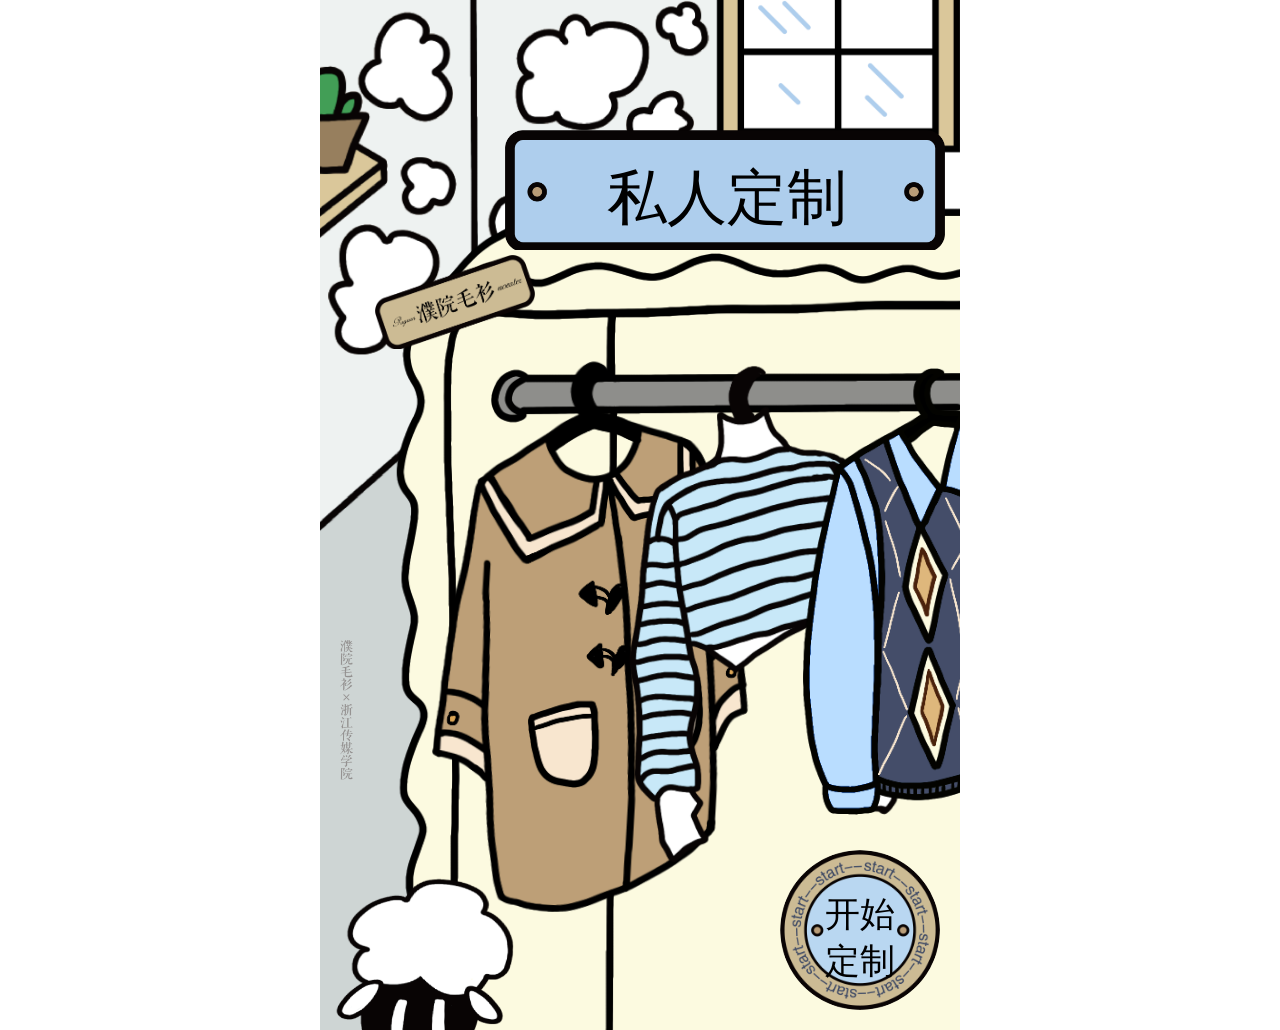
<file: index.html>
<!DOCTYPE html>
<html lang="en">
<head>
    <meta charset="UTF-8">
    <meta http-equiv="X-UA-Compatible" content="IE=edge">
    <meta name="viewport" content="width=device-width, initial-scale=1.0">
    <title>首页</title>
    <link rel="stylesheet" href="home.css">
</head>
<body>
    <div id="main">
        <div id="head">
            <p>私人定制</p>
        </div>
        <div id="subtitle"></div>
        <ul id="yg">
            <li id="c1"></li>
            <li id="c2"></li>
            <li id="c3"></li>
        </ul>
        <div id="sheep"></div>
        <div id="start">
            <a href="start.html">开始定制</a>
        </div>
        <img src="watermark.png" alt="">
    </div>
</body>
</html>
</file>
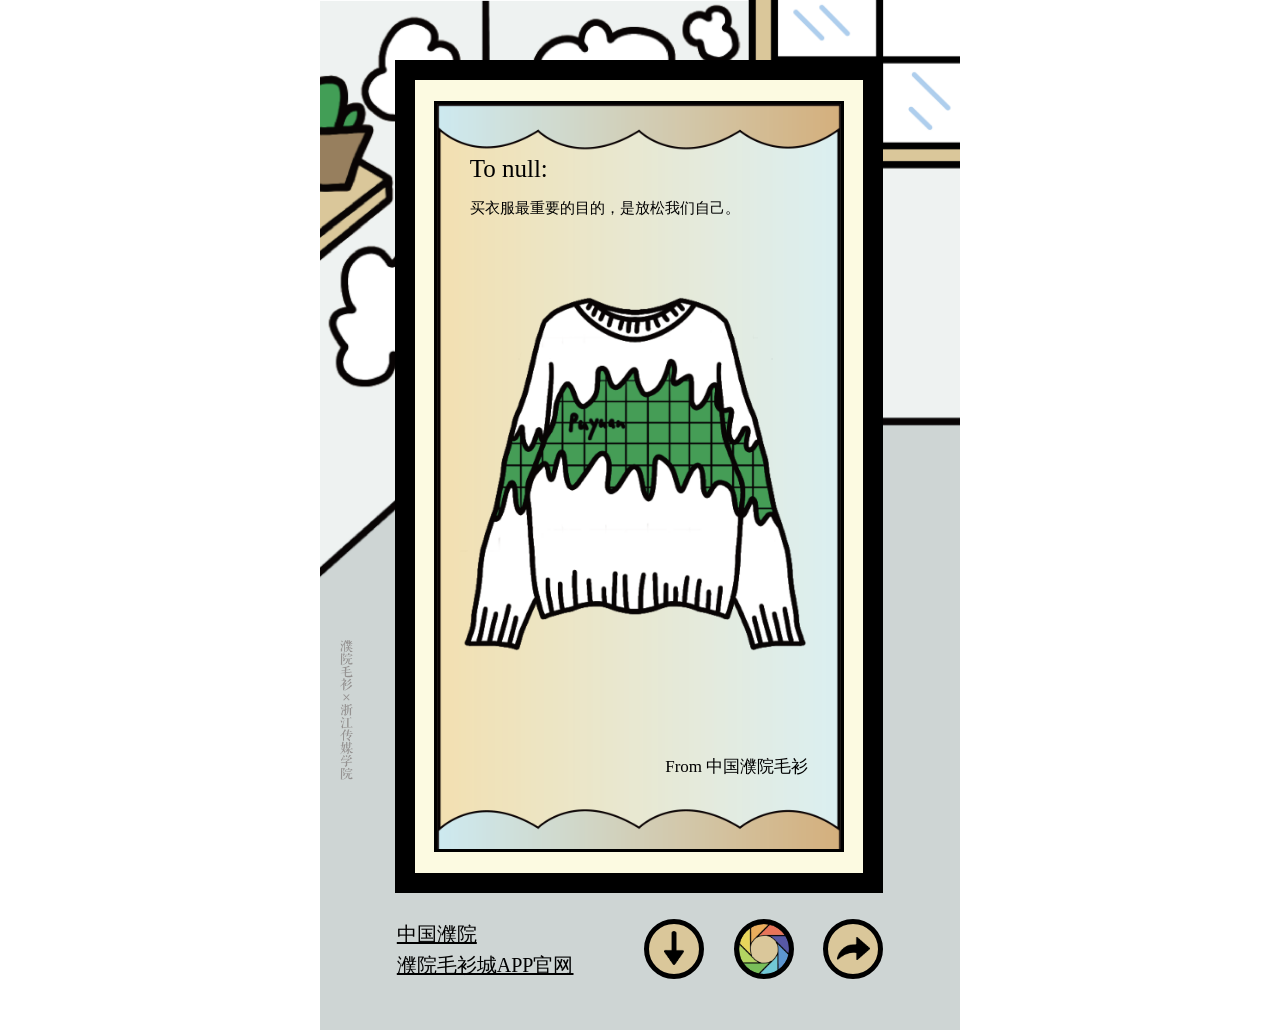
<file: end.html>
<!DOCTYPE html>
<html lang="en">

<head>
    <meta charset="UTF-8">
    <meta http-equiv="X-UA-Compatible" content="IE=edge">
    <meta name="viewport" content="width=device-width, initial-scale=1.0">
    <title>分享界面</title>
    <link rel="stylesheet" href="end.css">
</head>

<body onload="show()">
    <div id="main">
        <div id="second">
            <div id="card">
                <p id="name">To（用户ID）：</p>
                <p id="sentence">这是专属于您的毛衫卡片</p>
                <p>From 中国濮院毛衫</p>
            </div>
            <div id="cloth"></div>
        </div>
        <button id="b1"></button>
        <button id="b2"></button>
        <button id="b3"></button>
        <img src="watermark.png" alt="">
        <a href="http://txhistory.zjol.com.cn/puyuan/">中国濮院</a>
        <a href="http://puyuanmsc.com/">濮院毛衫城APP官网</a>
    </div>
</body>
<script src="end.js"></script>

</html>
</file>
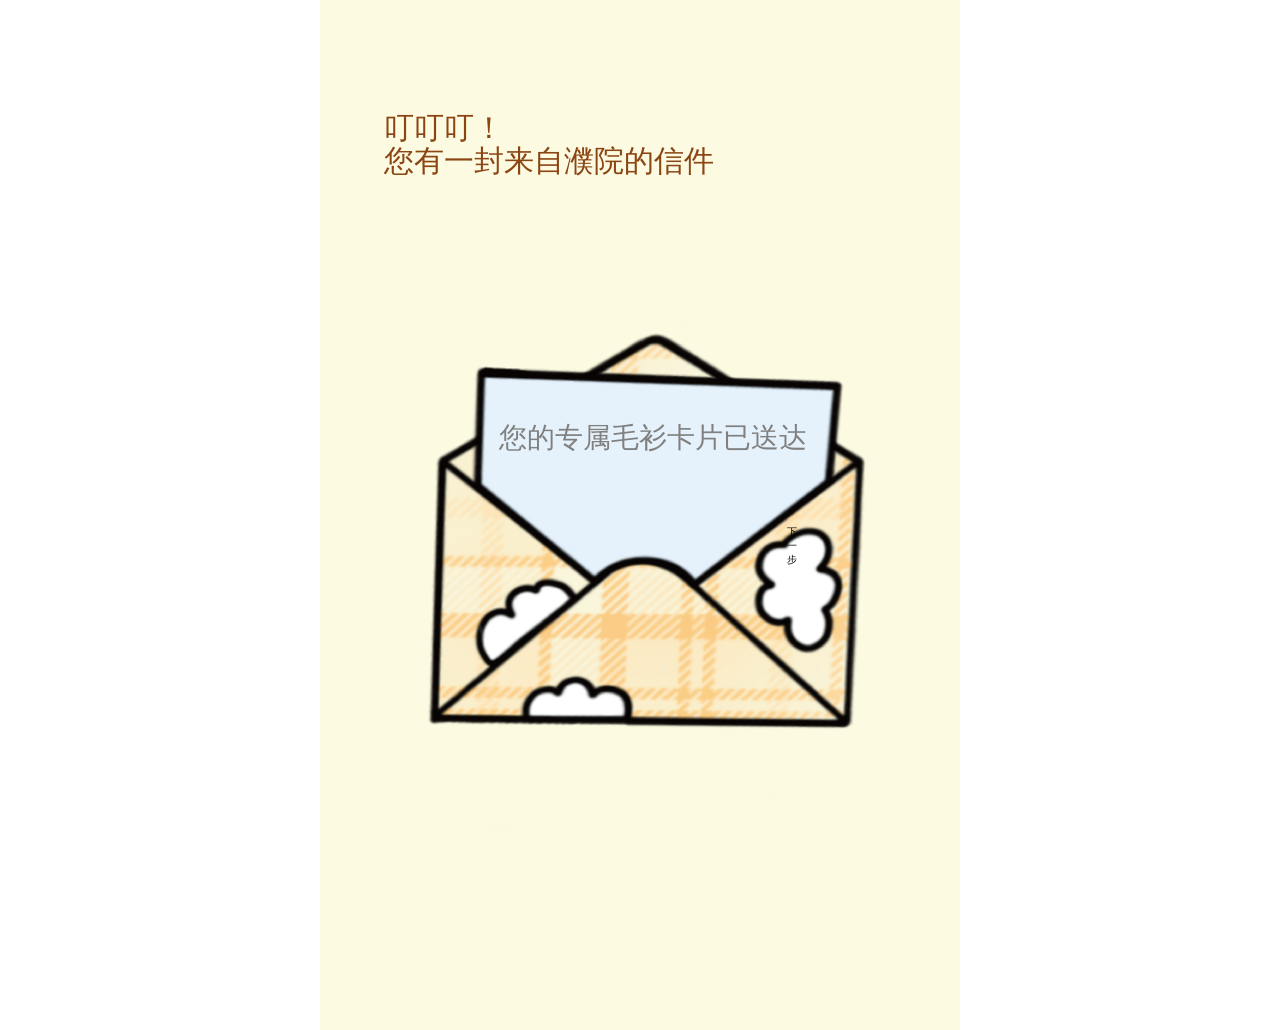
<file: envolope.html>
<!DOCTYPE html>
<html>
	<head>
		<meta charset="utf-8">
		<meta http-equiv="X-UA-Compatible" content="IE=edge">
		<meta name="viewport" content="width=device-width, initial-scale=1.0">
		<title>信封</title>
		<style type="text/css">
			html,body{
				width:640px;
				height: 1030px;
				margin:0px auto;
			}
			#bg{
				background-color:#FCFAE1;
				width:100%;
				height: 100%;
				margin:0px auto;
				display: flex;
				position: relative;
			}
			#title{
				width:70%;
				height:20%;
				line-height: 20%;
				margin:15% 10%;
				position: absolute;
			}
			/*p{
				top:10%;
				font-size:30px;
				color:saddlebrown;
			}*/
			#evolope{
				display: flex;
				position:absolute;
				width:100%;
				height:100%;
				background-image: url(envelope.png);
				background-repeat: no-repeat;
				background-size:100%;
			}
			#letter{
				width:100%;
				height: 100%;
				position:absolute;
				background-image: url(card2.png);
				background-repeat: no-repeat;
				background-size:100%;
				
			}
			#lettertext{
				top:38%;
				left:28%;
				position: absolute;
				font-size:28px;
				color:grey;
				font-weight: 500;
				transition:all 3s ease;
				transition-delay: 0.5s;
				
			}
			/*#lettertext:hover{
				color:black;
				font-weight:700;
			}*/
			#bottomtext{
				position: absolute;
				width:90%;
				height:18%;
				bottom:5%;
				left:10%;
				color:#FCFAE1;
				font-size:18px;
				transition:all 3s ease;
			}
			
			#button{
				position: absolute;
				top:51%;
				right:27%;
				
			}
			#button >a{
				position:absolute;
			    color:#000000;
			    font-size:10px;
			    justify-content: center;
			    text-decoration: none;
			    font-family: "STHupo";
			}
		</style>
	</head>
	<body>
		<div id="bg">
			<div id="title">
				<p style="top:10%;font-size:30px;color:saddlebrown;">叮叮叮！</p>
				<p style="top:10%;font-size:30px;color:saddlebrown;">您有一封来自濮院的信件</p>
			</div>
			<p id="bottomtext">
				濮院小tips：
					<br>濮院位于浙江省嘉兴桐乡市，全国10件毛衫，有7件出自濮院。
						<br>濮院毛衫不仅畅销全国，还出口海外
							<br>这里的毛衫款式躲到你想要的样子在这里都能找到！
			</p>
			<div id="evolope"></div>
			<div id="letter" onmouseover="change()">
				<p id="lettertext">您的专属毛衫卡片已送达</p>
				<div id="button">
					<a href="end.html">下一步</a>
				</div>
			</div>
			
		</div>
		
	</body>
	<script>
		function change(){
			document.getElementById("lettertext").style.color="black";
			document.getElementById("lettertext").style.fontWeight=700;
			document.getElementById("bottomtext").style.color="burlywood";		
		}
	</script>
</html>
</file>
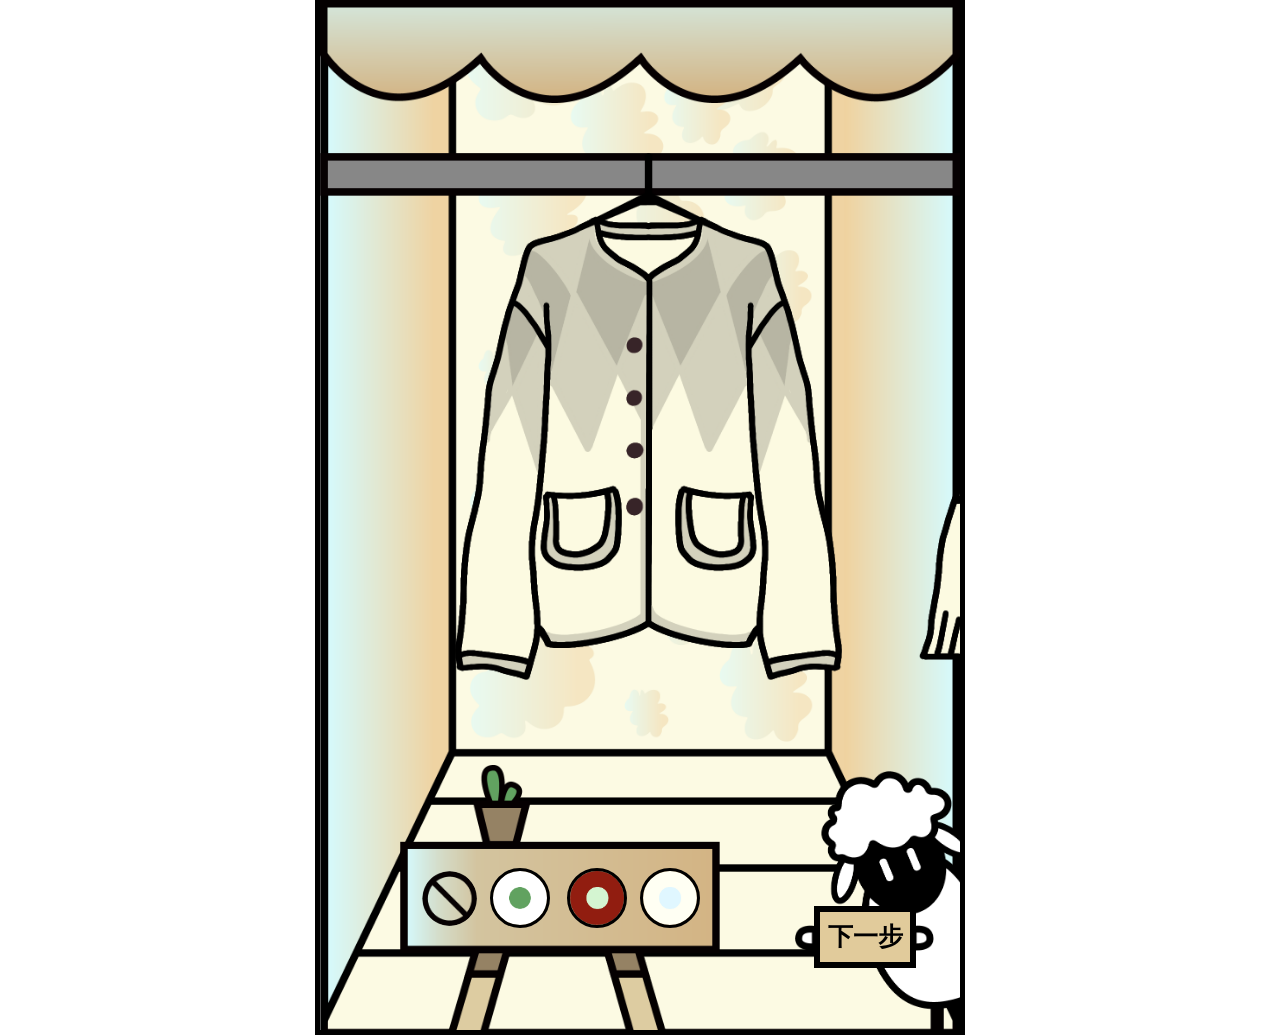
<file: page2.html>
<!DOCTYPE html>
<html lang="en">

<head>
    <meta charset="UTF-8">
    <meta http-equiv="X-UA-Compatible" content="IE=edge">
    <meta name="viewport" content="width=device-width, initial-scale=1.0">
    <title>款式和颜色</title>
    <link rel="stylesheet" href="page2.css">
</head>

<body>
    <!-- 版心 -->
    <div id="main">
        <!-- 帘子 -->
        <div id="curtain">

        </div>
        <!-- 挂衣杆 -->

        <ul id="ganzi">
            <!-- 衣服 -->
            <li id="c1" onclick="cloth(1)" ></li>
            <li id="c2" onclick="cloth(2)"></li>
            <li id="c3" onclick="cloth(3)"></li>
        </ul>
        <!-- 选择按钮 -->
        <div id="select">
            <!-- 颜色 -->
            <button id="none" onclick="none()"></button>
            <button id="color1" onclick="color(1)"></button>
            <button id="color2" onclick="color(2)"></button>
            <button id="color3" onclick="color(3)"></button>
        </div>
        <!-- 下一步 -->
        <div id="sheep">
            <a href="page3.html" onclick="get()">下一步</a>
        </div>

    </div>
</body>
<script src="page2.js"></script>
</html>
</file>
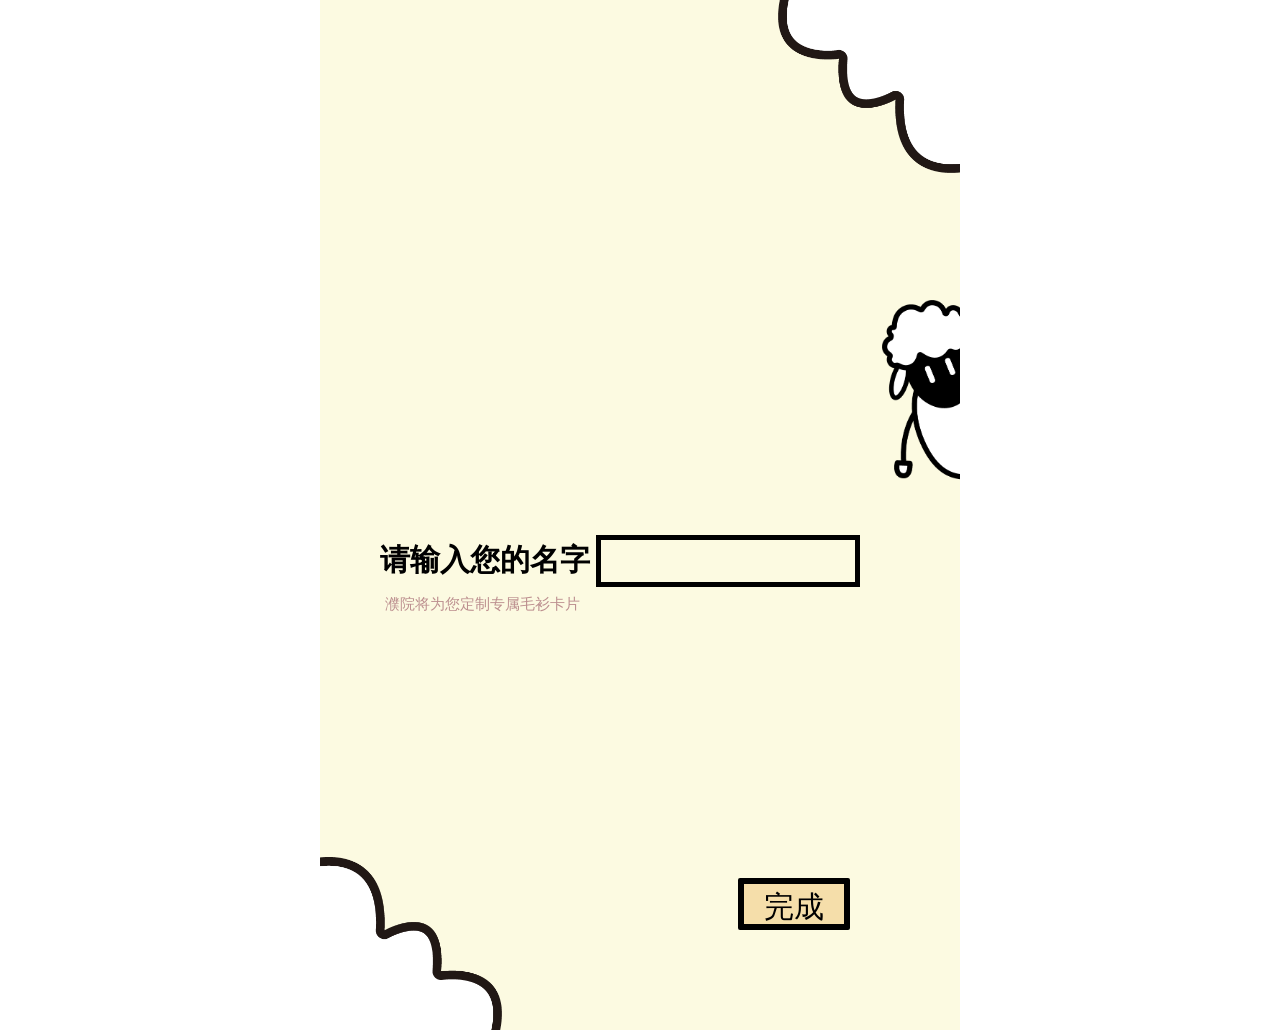
<file: start.html>
<!DOCTYPE html>
<html lang="en">

<head>
	<meta charset="utf-8" />
	<meta http-equiv="X-UA-Compatible" content="IE=edge">
	<meta name="viewport" content="width=device-width, initial-scale=1.0">
	<title>输入名字</title>
	<link rel="stylesheet" href="start.css">

</head>

<body>
	<div id="bg">
		<div id="left"></div>
		<div id="right"></div>
		<div id="littlesheep"></div>
		<p>请输入您的名字</p>
		<p>濮院将为您定制专属毛衫卡片</p>
		<input id="myname" type="text" value="" maxlength="10" />
		<div id="next">
			<a href="wait.html" onclick="getVal()">完成</a>
		</div>
	</div>
</body>
<script src="name.js"></script>
</html>
</file>
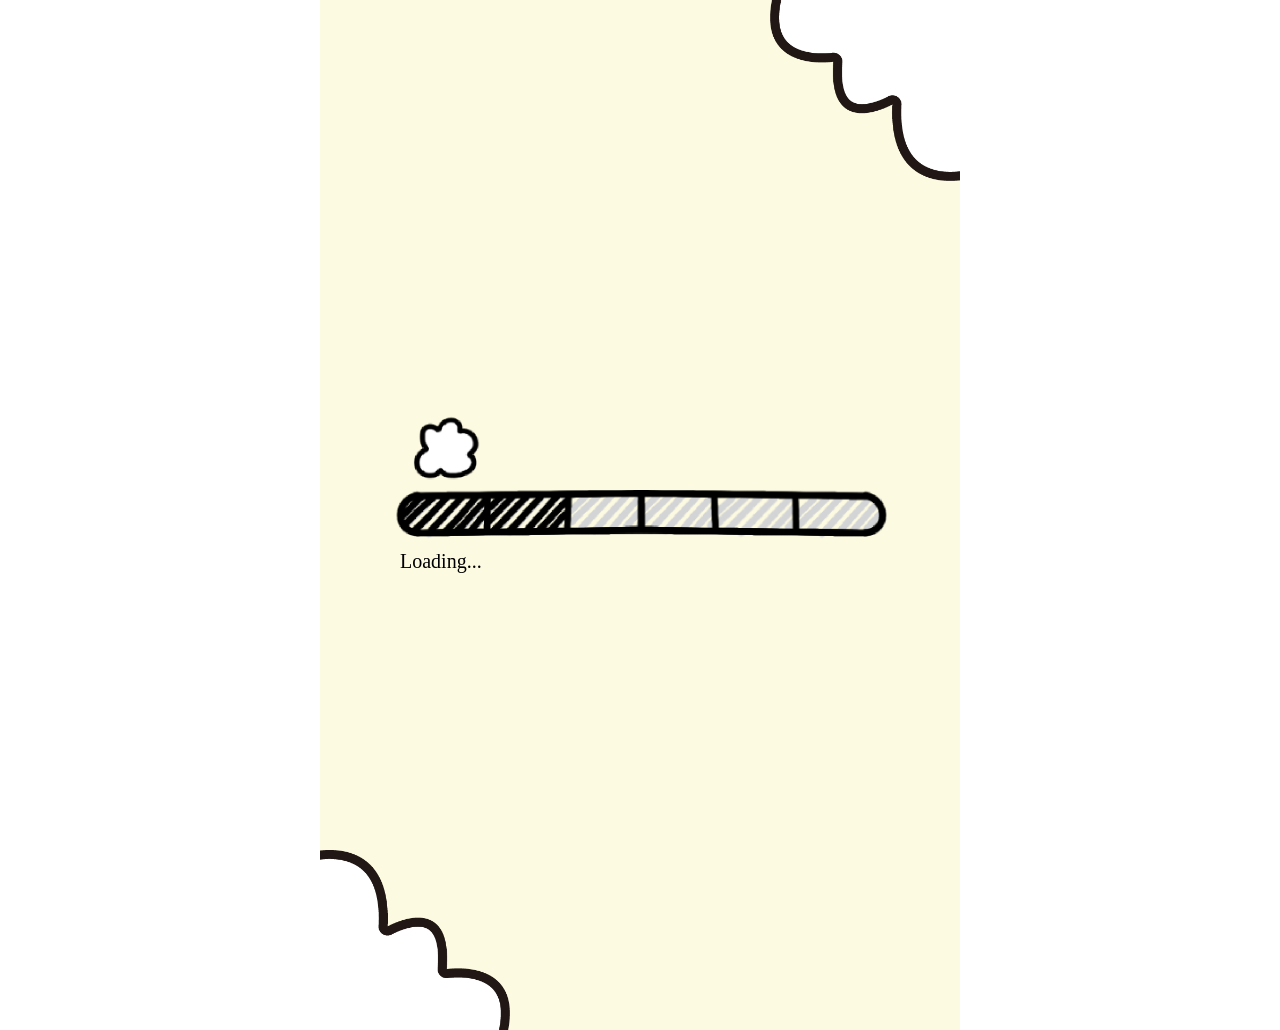
<file: wait.html>
<!DOCTYPE html>
<html lang="en">
<head>
    <meta charset="UTF-8">
    <meta http-equiv="X-UA-Compatible" content="IE=edge">
    <meta name="viewport" content="width=device-width, initial-scale=1.0">
    <title>wait</title>
    <link rel="stylesheet" href="wait.css">
</head>
<body>
    <div id="main">
        <div id="bar"></div>
        <div id="wool"></div>
        <!-- <p>Loading....</p> -->
        <a href="page2.html">Loading...</a>
        <div id="right"></div>
        <div id="left"></div>
    </div>
</body>
</html>
</file>
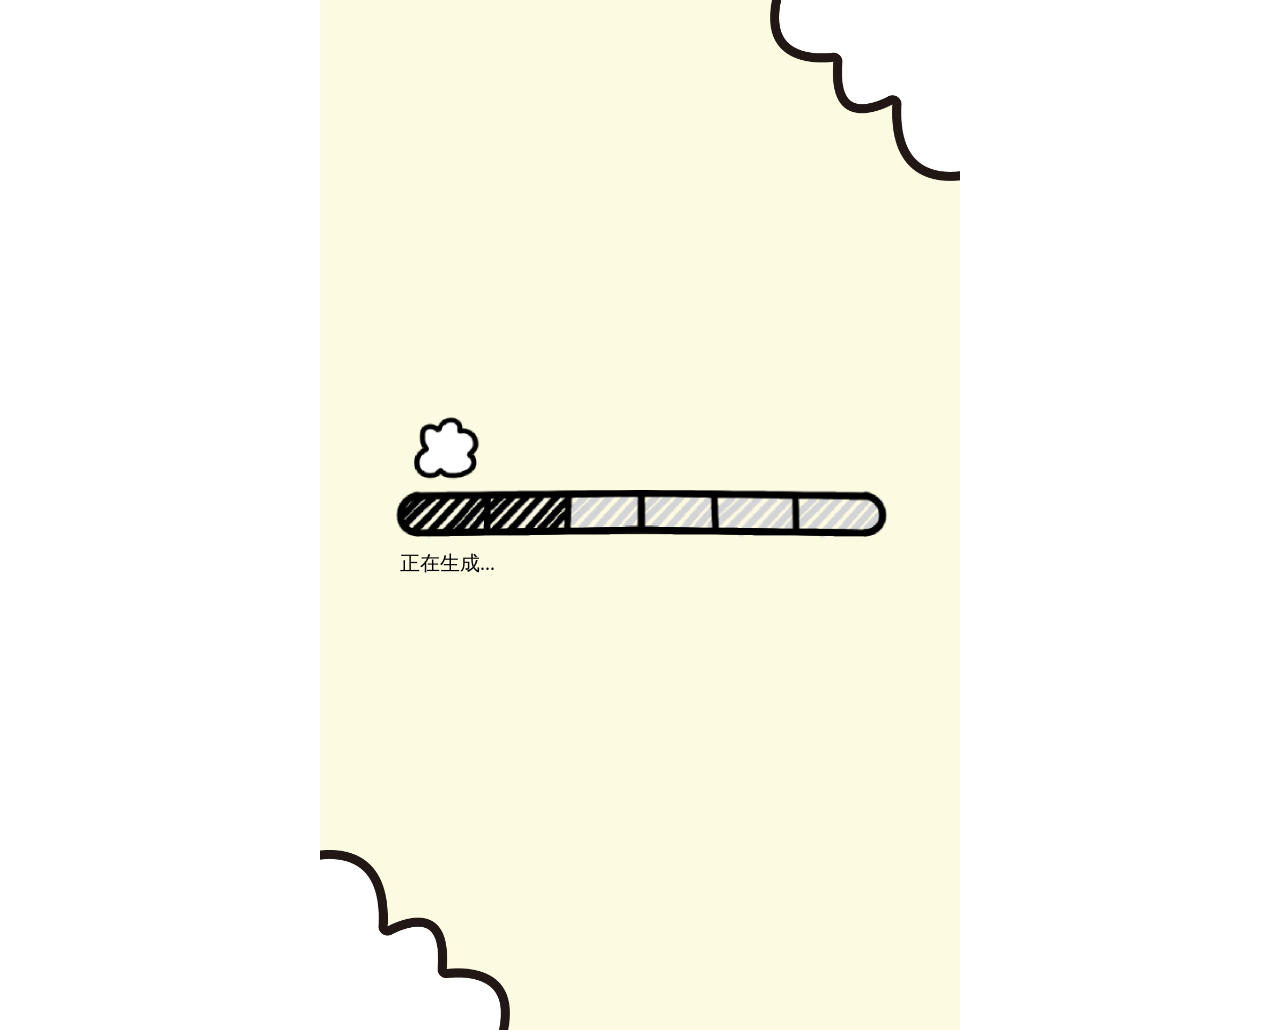
<file: wait2.html>
<!DOCTYPE html>
<html lang="en">
<head>
    <meta charset="UTF-8">
    <meta http-equiv="X-UA-Compatible" content="IE=edge">
    <meta name="viewport" content="width=device-width, initial-scale=1.0">
    <title>wait</title>
    <link rel="stylesheet" href="wait.css">
</head>
<body>
    <div id="main">
        <div id="bar"></div>
        <div id="wool"></div>
        <!-- <p>Loading....</p> -->
        <a href="envolope.html">正在生成...</a>
        <div id="right"></div>
        <div id="left"></div>
    </div>
</body>
</html>
</file>
<file: home.css>
* {
    padding: 0;
    margin: 0;
}
#main {
    position: relative;
    width: 640px;
    height: 1030px;
    margin: 0px auto;
    /* background-color: aqua; */
    /* background: url("/CSS/img/bg.jpg") no-repeat; */
    background: url("bg.png") no-repeat;
    background-position: 0px -48px;
    background-size: 100%;
    overflow: hidden;
}
img {
    position: absolute;
    width: 2%;
    bottom: 250px;
    left: 20px;
}
#head {
    position: absolute;
    width: 440px;
    height: 120px;
    /* background-color: cadetblue; */
    background: url("head.png") no-repeat;
    background-size: 100%;
    top: 130px;
    right: 15px;
    z-index: 1;
}
#head p {
    position: absolute;
    font-size: 60px;
    /* font-weight: bold; */
    font-family: "STHupo";
    top: 28px;
    left: 102px;
}
#subtitle {
    position: absolute;
    width: 160px;
    height: 94px;
    /* background-color: burlywood; */
    background: url("subtitle.png") no-repeat;
    background-size: 100%;
    top: 255px;
    left: 55px;
    z-index: 1;
}
#yg {
    position: absolute;
    width: 610px;
    height: 835px;
    /* background-color: bisque; */
    background: url("yg.png") no-repeat;
    background-size: 100%;
    background-position: 0px -185px;
    bottom: 0;
    right: 0;
}
#yg li {
    /* float: left; */
    position: absolute;
    cursor: pointer;
    background-repeat: no-repeat;
    background-size: 100%;
    list-style: none;
}
#yg li:hover {
    transform: scale(1.1);
    -webkit-tap-highlight-color: transparent;
}
#c1 {
    width: 350px;
    height: 590px;
    /* background-color: brown; */
    background: url("1.png");
    top: 127px;
    left: 62px;
}
#c2 {
    width: 285px;
    height: 502px;
    /* background-color: blueviolet; */
    background: url("2.png");
    top: 165px;
    right: 57px;
}
#c3 {
    width: 310px;
    height: 496px;
    /* background-color: blue; */
    background: url("3.png");
    background-position-x: -148px;
    top: 124px;
    right: -153px;
}
#sheep {
    position: absolute;
    width: 200px;
    height: 160px;
    /* background-color: bisque; */
    background: url("click.png") no-repeat;
    background-size: 100%;
    bottom: 0px;
    left: 10px;
}
#start {
    position: absolute;
    width: 160px;
    height: 160px;
    border-radius: 50%;
    /* background-color: aquamarine; */
    background: url("start.png") no-repeat;
    background-size: 100%;
    bottom: 20px;
    right: 20px;
}
#start a {
    -webkit-tap-highlight-color: transparent;
    position: absolute;
    display: inline-block;
    width: 90px;
    height: 90px;
    text-decoration: none;
    text-align: center;
    font-size: 35px;
    color: black;
    /* line-height: 90px; */
    /* font-weight: 700; */
    top: 41px;
    left: 35px;
    font-family: "STHupo";
}
</file>
<file: end.css>
* {
    padding: 0;
    margin: 0;
}
#main{
    width: 640px;
    height: 1030px;
    margin: 0px auto;
    position: relative;
    /* display: flex; */
    background: url("bg.png") no-repeat;
    background-position: 0px -48px;
    background-size:108%;
    overflow: hidden;
}
img {
    position: absolute;
    width: 2%;
    bottom: 250px;
    left: 20px;
}
/*#box{
    width:80%;
    height:78%;
    position: absolute;
    background-color:black;
    top:70px;
    left:35px;
    padding:23px 30px;
}*/
a {
    position: absolute;
    font-size: 20px;
    color: black;
    font: "微软雅黑";
    /* text-decoration: none; */
    left: 12%;
}
a:nth-of-type(1) {
    bottom: 8%;
}
a:nth-of-type(2) {
    bottom: 5%;
}

#second{
    position:absolute;
    width:70%;
    height:77%;
    background-color:#FCFAE1;
    top:60px;
    left:75px;
    /* margin: auto;
    top: 0;
    bottom: 0;
    left: 0;
    right: 0; */
    border:20px solid black;
}
#card{
    width:90%;
    height:94%;
    position: absolute;
    /* margin:16px 20px; */
    margin: auto;
    top: 0;
    bottom: 0;
    left: 0;
    right: 0;

    border:3px solid black;
    background-image: url(finalcard.png);
    background-repeat: no-repeat;
    background-size:cover;
}
p{
    color:black;
    font:"微软雅黑";
}
#name {
    position: absolute;
    line-height: 25px;;
    font-size: 25px;
    font-weight: 300;
    top: 7%;
    left: 8%;
}
p:nth-of-type(2){
    position: absolute;
    line-height:15px;
    font-size:15px;
    font-weight: 500;
    top: 13%;
    left: 8%;
}
p:nth-of-type(3){
    position: absolute;
    line-height: 17px;
    font-size:17px;
    font-weight: 500;
    bottom: 10%;
    right: 8%;
}
#cloth {
    position: absolute;
    width: 80%;
    height: 50%;
    /* background-color: blueviolet; */
    background: url("cloth.png") no-repeat;
    background-size: 100%;
    margin: auto;
    top: 0;
    bottom: 0;
    left: 0;
    right: 0;
}
#main button {
    position: absolute;
    /* cursor: pointer; */
    width: 60px;
    height: 60px;
    border-radius: 50%;
    border: 5px solid black;
    bottom: 5%;
    background-color: #DAC79A;
    background-repeat: no-repeat;
    background-position: center;
    /* background-size: 100%; */
}
#main button:hover {
    transform: scale(1.1);
}
#b1 {
    background-image: url("download.png");
    background-size: 40%;
    right: 40%;
}
#b2 {
    background-image: url("wechat.png");
    background-size: 103%;
    right: 26%;
}
#b3 {
    background-image: url("relay.png");
    background-size: 65%;
    right: 12%;
}
</file>
<file: page2.css>
* {
    padding: 0;
    margin: 0;
}

#main {
    position: relative;
    width: 640px;
    height: 1030px;
    /* box-sizing: border-box; */
    /* background-color: aqua; */
    background: url("bg2.png") no-repeat;
    background-size: cover;
    background-position-y: -100px;
    margin: 0 auto;
    border-bottom: 5px solid black;
    border-left: 5px solid black;
    border-right: 5px solid black;
    overflow: hidden;
}

#curtain {
    height: 10%;
    /* background-color: bisque; */
    background: url("curtain.png") no-repeat;
    background-size: 100%;
}


#ganzi {
    /* position: relative */
    white-space: nowrap;
    /* display: flex; */
    overflow-x: scroll;
    overflow-y: hidden;
    /* background-color: blue; */
    background: url("ganzi.png") no-repeat;
    background-size: 100%;
    margin-top: 50px;
}
#ganzi::-webkit-scrollbar {
    display: none;
}
#ganzi li {
    /* position: relative; */
    /* float: left; */
    display: inline-block;
    cursor: pointer;
    list-style: none;
    /* overflow: hidden; */
    width: 430px;
    height: 550px;
    margin-left: 30px;
    background-repeat: no-repeat;
    background-size: 100%;
}

#ganzi li:hover {
    transform: scale(1.1);
    -webkit-tap-highlight-color: transparent;
}
/* 第一件衣服 */
#ganzi #c1 {
    /* width: 132px; */
    list-style: none;
    margin-left: 135px;
    /* background-color: brown; */
    background: url("c1.png") no-repeat;
    background-size: 90%;
}

#c2 {
    /* width: 370px; */
    /* background-color: brown; */
    background: url("c2.png");

}
/* 最后一件衣服 */
#c3 {
    /* width: 138px; */
    margin-right: 135px;
    /* background-color: brown; */
    background-image: url("c3.png");

}

#select {
    position: absolute;
    width: 320px;
    height: 265px;
    /* background-color: teal; */
    background: url("select2.png") no-repeat;
    background-size: 100%;
    bottom: 0px;
    left: 80px;
}

#select button {
    position: absolute;
    cursor: pointer;
    width: 60px;
    height: 60px;
    border-radius: 50%;
    top: 103px;
    background-color: transparent;
    background-size: cover;
    background-repeat: no-repeat;
    border: 3px solid black;
}

#select button:nth-of-type(1) {
    width: 55px;
    height: 55px;
    top: 106px;
    border: 0px;
}

#select button:nth-of-type(1):hover {
    border: 0;
    transform: scale(0.9);
}

#select button:hover {
    -webkit-tap-highlight-color: transparent;
    border: 5px solid black;
}

#none {
    left: 22px;
    background-image: url("clear.png");
}

#color1 {
    left: 90px;
    background-image: url("c21.png");
    /* background-color: #E9EAF6; */
}

#color2 {
    right: 93px;
    background-image: url("c22.png");
}

#color3 {
    right: 20px;
    background-image: url("c23.png");
}

#sheep {
    position: absolute;
    width: 200px;
    height: 260px;
    /* background-color: chocolate; */
    background: url("sheep.png") no-repeat;
    background-size: cover;
    background-position: 35px 1px;
    bottom: 0px;
    right: 0px;
}

#sheep a {
    position: absolute;
    display: inline-block;
    -webkit-tap-highlight-color: transparent;
    width: 90px;
    height: 50px;
    background-color: #E1CB9B;
    text-decoration: none;
    text-align: center;
    line-height: 50px;
    border: 6px solid black;
    bottom: 62px;
    left: 54px;
    font-size: 25px;
    color: black;
    font-weight: bold;
    font-family: "华康海报体";
}

#style {
    position: absolute;
    top: 20px;
    right: 55px;
    width: 50px;
    height: 35px;
    font-size: 25px;
    font-weight: bold;
}
</file>
<file: start.css>
body{
    width:640px;
    height: 1030px;
    /* display: flex; */
    margin: 0 auto;
}
#bg{
    width:100%;
    height:100%;
    background-color:#FCFAE1;
    display: flex;
    position:relative;
    overflow: hidden;
}
#right{
    position:absolute;
    width:30%;
    height: 18%;
    top:0px;
    right:0px;
    background-image: url("topright.png");
    background-repeat: no-repeat;
    background-position: 10px -10px;
    background-size: 100%;
}

#left{
    position: absolute;
    width: 30%;
    height:17%;
    bottom: 0px;
    left: 0px;
    background-image: url("bottomleft.png");
    background-repeat: no-repeat;
    background-position: -10px 2px;
    background-size: 100%;
}
#littlesheep{
    position: absolute;
    top:300px;
    right:-50px;
    width:20%;
    height: 30%;
    background-image: url("sheep2.png");
    background-repeat: no-repeat;
    background-size: 100%;
}
p{
    position: absolute;
}
p:nth-of-type(1){
    /* line-height:30px; */
    font:"微软雅黑";
    font-weight: 600;
    font-size:30px;
    top:510px;
    left:60px;
}
p:nth-of-type(2){
    /* line-height:20px; */
    font:"微软雅黑";
    font-size: 15px;
    color:rosybrown;
    top:580px;
    left:65px;
}
input{
    position: absolute;
    width:250px;
    height: 40px;
    border:5px solid black;
    top:535px;
    right:100px;
    background-color: #FCFAE1;
    font-size: 25px;
    text-indent: 1em;
}
#next{
    position: absolute;
    width:100px;
    height: 40px;
    border:6px solid black;
    border-radius: 2px;
    bottom:100px;
    right:110px;
    background-color: #F5DEAA;
    text-align: auto;
    text-justify: auto;
}
#next>a{
    -webkit-tap-highlight-color: transparent;
    position:absolute;
    color:#000000;
    font-size:30px;
    top:3px;
    left:20px;
    text-decoration: none;
    font-family: "STHupo";
}
</file>
<file: wait.css>
* {
    padding: 0;
    margin: 0;
}
#main {
    position: relative;
    width: 640px;
    height: 1030px;
    margin: 0 auto;
    background-color: #FCFAE1;
}
a {
    position: absolute;
    text-decoration: none;
    cursor: default;
    color: black;
    font-size: 20px;
    left: 80px;
    top: 550px;
}
#bar {
    position: absolute;
    width: 500px;
    height: 50px;
    /* background-color: aquamarine; */
    background: url("progressbar.png") no-repeat;
    background-size: 100%;
    background-position: 0px -6px;
    margin: auto;
    top: 0;
    left: 0;
    bottom: 0;
    right: 0;
}
#wool {
    position: absolute;
    width: 90px;
    height: 90px;
    /* background-color: aquamarine; */
    background: url("jump.png") no-repeat;
    background-size: cover;
    background-position: -10px 0px;
    top: 400px;
    left: 85px;
}
#right {
    position: absolute;
    width: 200px;
    height: 200px;
    /* background-color: aqua; */
    background: url("topright.png") no-repeat;
    background-size: 100%;
    background-position: 10px -10px;
    top: 0;
    right: 0;
}
#left {
    position: absolute;
    width: 200px;
    height: 200px;
    /* background-color: aqua; */
    background: url("bottomleft.png") no-repeat;
    background-size: 100%;
    background-position: -10px 20px;
    bottom: 0;
    left: 0;
}
</file>
